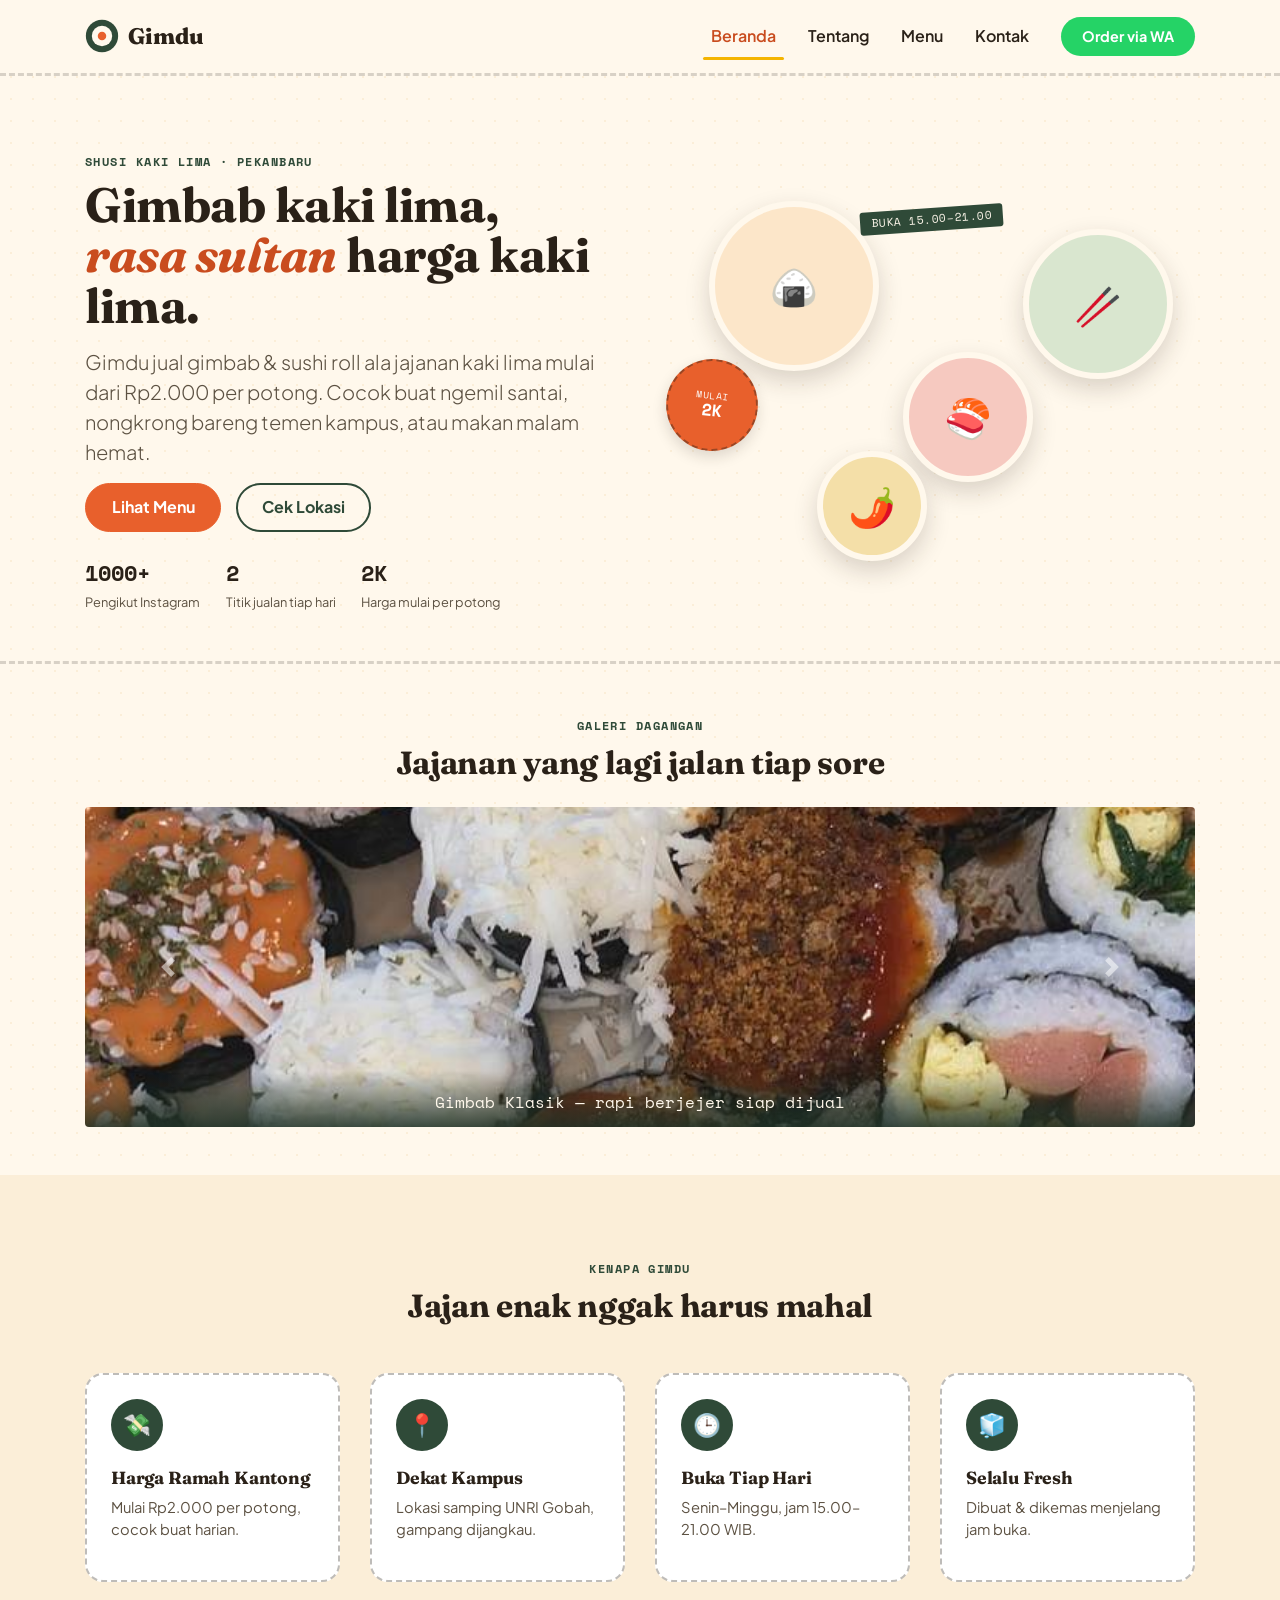
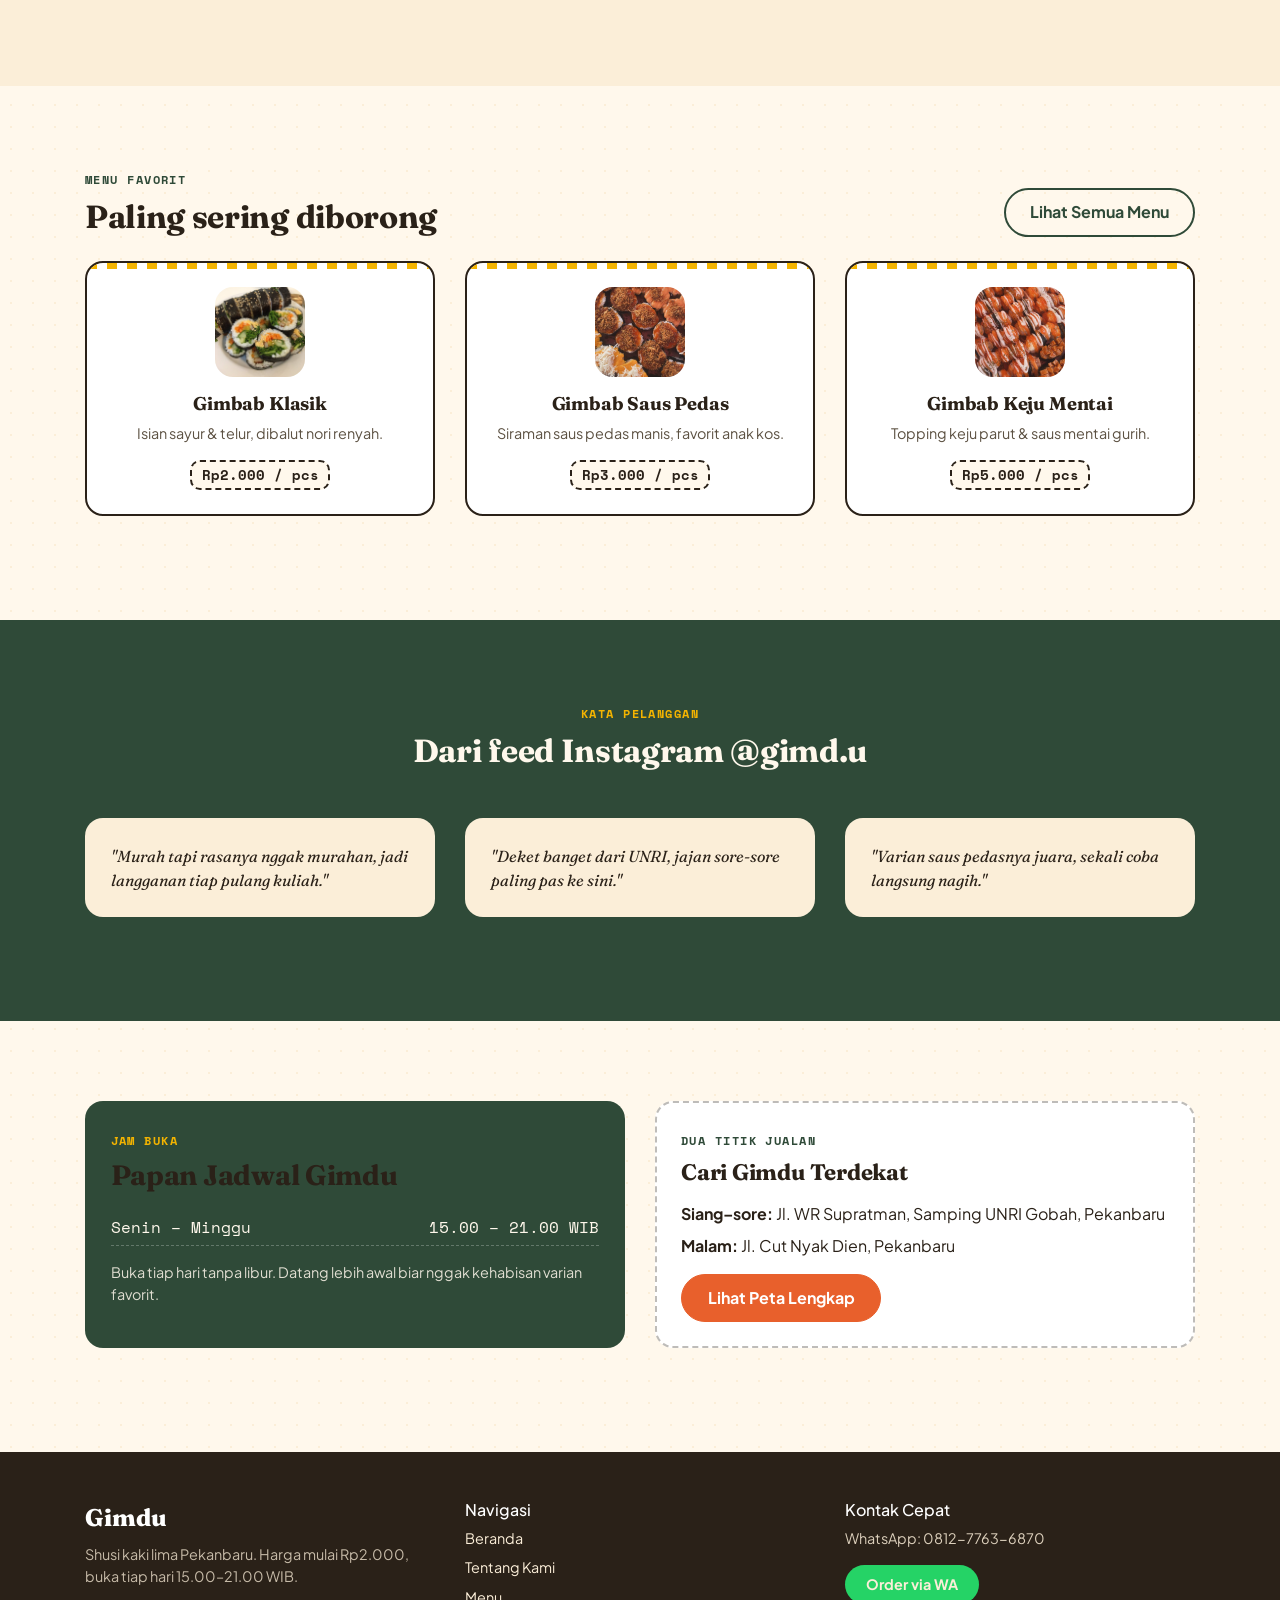
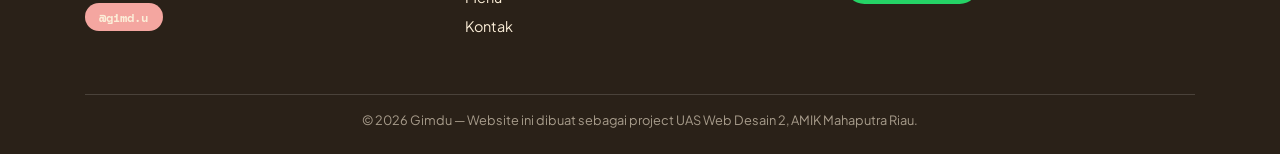
<file: index.html>
<!DOCTYPE html>
<html lang="id">
<head>
<meta charset="UTF-8">
<meta name="viewport" content="width=device-width, initial-scale=1.0">
<title>Gimdu — Shusi Kaki Lima Pekanbaru</title>
<meta name="description" content="Gimdu, gimbab kaki lima harga mulai Rp2.000 di Pekanbaru. Dekat UNRI Gobah, buka tiap hari 15.00–21.00 WIB.">

<link rel="preconnect" href="https://fonts.googleapis.com">
<link href="https://fonts.googleapis.com/css2?family=Fraunces:ital,wght@0,600;0,700;0,800;1,600&family=Plus+Jakarta+Sans:wght@400;500;600;700;800&family=Space+Mono:wght@400;700&display=swap" rel="stylesheet">
<link rel="stylesheet" href="https://cdn.jsdelivr.net/npm/bootstrap@4.6.2/dist/css/bootstrap.min.css">
<link rel="stylesheet" href="style.css">
</head>
<body>

<!-- ================= NAVBAR ================= -->
<nav class="navbar navbar-expand-lg navbar-gimdu sticky-top">
  <div class="container">
    <a class="navbar-brand" href="index.html">
      <svg class="logo-mark" viewBox="0 0 40 40" xmlns="http://www.w3.org/2000/svg">
        <circle cx="20" cy="20" r="19" fill="#2F4A38"/>
        <circle cx="20" cy="20" r="12" fill="#FFF8EC"/>
        <circle cx="20" cy="20" r="5" fill="#E8602C"/>
      </svg>
      Gimdu
    </a>
    <button class="navbar-toggler" type="button" data-toggle="collapse" data-target="#navMain" aria-label="Buka menu">
      <span class="navbar-toggler-icon"></span>
    </button>
    <div class="collapse navbar-collapse" id="navMain">
      <ul class="navbar-nav ml-auto align-items-lg-center">
        <li class="nav-item"><a class="nav-link active" href="index.html">Beranda</a></li>
        <li class="nav-item"><a class="nav-link" href="about.html">Tentang</a></li>
        <li class="nav-item"><a class="nav-link" href="produk.html">Menu</a></li>
        <li class="nav-item"><a class="nav-link" href="kontak.html">Kontak</a></li>
        <li class="nav-item ml-lg-3">
          <a class="btn-wa" href="https://wa.me/6281277636870" target="_blank" rel="noopener">
            Order via WA
          </a>
        </li>
      </ul>
    </div>
  </div>
</nav>

<!-- ================= HERO ================= -->
<header class="hero">
  <div class="container">
    <div class="row align-items-center">
      <div class="col-lg-6">
        <span class="eyebrow">Shusi Kaki Lima · Pekanbaru</span>
        <h1 class="hero-title mt-2 mb-3">Gimbab kaki lima,<br><span class="hero-tagline">rasa sultan</span> harga kaki lima.</h1>
        <p class="lead" style="color:var(--ink-soft)">
          Gimdu jual gimbab &amp; sushi roll ala jajanan kaki lima mulai dari Rp2.000 per potong.
          Cocok buat ngemil santai, nongkrong bareng temen kampus, atau makan malam hemat.
        </p>
        <div class="d-flex flex-wrap align-items-center" style="gap:.9rem">
          <a href="produk.html" class="btn btn-ember">Lihat Menu</a>
          <a href="kontak.html" class="btn btn-outline-nori">Cek Lokasi</a>
        </div>
        <div class="d-flex flex-wrap mt-4" style="gap:1.6rem">
          <div><span class="mono font-weight-bold" style="font-size:1.4rem">1000+</span><br><small style="color:var(--ink-soft)">Pengikut Instagram</small></div>
          <div><span class="mono font-weight-bold" style="font-size:1.4rem">2</span><br><small style="color:var(--ink-soft)">Titik jualan tiap hari</small></div>
          <div><span class="mono font-weight-bold" style="font-size:1.4rem">2K</span><br><small style="color:var(--ink-soft)">Harga mulai per potong</small></div>
        </div>
      </div>

      <div class="col-lg-6 mt-5 mt-lg-0">
        <div class="hero-board">
          <div class="plate plate-1">🍙</div>
          <div class="plate plate-2">🍣</div>
          <div class="plate plate-3">🥢</div>
          <div class="plate plate-4">🌶️</div>
          <div class="sticker sticker-ember" style="position:absolute; top:44%; left:2%;">
            <span class="small">Mulai</span><span class="big">2K</span>
          </div>
          <div class="tape" style="top:2%; left:38%;">BUKA 15.00–21.00</div>
        </div>
      </div>
    </div>
  </div>
</header>

<hr class="divider-ticket">

<!-- ================= HERO CAROUSEL (fitur JS wajib #1) ================= -->
<section class="section-tight">
  <div class="container">
    <div class="text-center mb-4">
      <span class="eyebrow">Galeri Dagangan</span>
      <h2 class="mt-2">Jajanan yang lagi jalan tiap sore</h2>
    </div>
    <div id="galeriCarousel" class="carousel slide" data-ride="carousel" data-interval="3500">
      <div class="carousel-inner rounded" style="border-radius:var(--radius); overflow:hidden;">
        <div class="carousel-item active">
          <div style="position:relative; height:320px; overflow:hidden;">
            <img src="hero-klasik.jpg" alt="Gimbab Klasik Gimdu" style="width:100%; height:100%; object-fit:cover;">
            <div style="position:absolute; left:0; right:0; bottom:0; background:linear-gradient(transparent, rgba(31,50,38,.85)); padding:1.2rem 1rem .8rem; text-align:center;">
              <p class="mono mb-0" style="color:var(--cream);">Gimbab Klasik — rapi berjejer siap dijual</p>
            </div>
          </div>
        </div>
        <div class="carousel-item">
          <div style="position:relative; height:320px; overflow:hidden;">
            <img src="hero-saus-pedas.jpg" alt="Gimbab Saus Pedas Gimdu" style="width:100%; height:100%; object-fit:cover;">
            <div style="position:absolute; left:0; right:0; bottom:0; background:linear-gradient(transparent, rgba(31,50,38,.85)); padding:1.2rem 1rem .8rem; text-align:center;">
              <p class="mono mb-0" style="color:var(--cream);">Gimbab Saus Pedas — favorit anak kos</p>
            </div>
          </div>
        </div>
        <div class="carousel-item">
          <div style="position:relative; height:320px; overflow:hidden;">
            <img src="hero-keju-mentai.jpg" alt="Gimbab Keju Mentai Gimdu" style="width:100%; height:100%; object-fit:cover;">
            <div style="position:absolute; left:0; right:0; bottom:0; background:linear-gradient(transparent, rgba(31,50,38,.85)); padding:1.2rem 1rem .8rem; text-align:center;">
              <p class="mono mb-0" style="color:var(--cream);">Gimbab Keju Mentai — best seller</p>
            </div>
          </div>
        </div>
        <div class="carousel-item">
          <div style="position:relative; height:320px; overflow:hidden;">
            <img src="dikemas.jpeg" alt="Gimbab Dikemas Rapi Gimdu" style="width:100%; height:100%; object-fit:cover;">
            <div style="position:absolute; left:0; right:0; bottom:0; background:linear-gradient(transparent, rgba(31,50,38,.85)); padding:1.2rem 1rem .8rem; text-align:center;">
              <p class="mono mb-0" style="color:var(--cream);">Dikemas Rapi, dan siap dibawa Pulang</p>
            </div>
          </div>
        </div>
      </div>
      <a class="carousel-control-prev" href="#galeriCarousel" role="button" data-slide="prev">
        <span class="carousel-control-prev-icon" aria-hidden="true"></span>
      </a>
      <a class="carousel-control-next" href="#galeriCarousel" role="button" data-slide="next">
        <span class="carousel-control-next-icon" aria-hidden="true"></span>
      </a>
    </div>
  </div>
</section>

<!-- ================= KENAPA PILIH GIMDU ================= -->
<section class="section bg-cream-2">
  <div class="container">
    <div class="text-center mb-5">
      <span class="eyebrow">Kenapa Gimdu</span>
      <h2 class="mt-2">Jajan enak nggak harus mahal</h2>
    </div>
    <div class="row">
      <div class="col-md-3 col-6 mb-4">
        <div class="feature-chip">
          <div class="icon-circ">💸</div>
          <h4 style="font-size:1.1rem">Harga Ramah Kantong</h4>
          <p style="color:var(--ink-soft); font-size:.92rem;">Mulai Rp2.000 per potong, cocok buat harian.</p>
        </div>
      </div>
      <div class="col-md-3 col-6 mb-4">
        <div class="feature-chip">
          <div class="icon-circ">📍</div>
          <h4 style="font-size:1.1rem">Dekat Kampus</h4>
          <p style="color:var(--ink-soft); font-size:.92rem;">Lokasi samping UNRI Gobah, gampang dijangkau.</p>
        </div>
      </div>
      <div class="col-md-3 col-6 mb-4">
        <div class="feature-chip">
          <div class="icon-circ">🕒</div>
          <h4 style="font-size:1.1rem">Buka Tiap Hari</h4>
          <p style="color:var(--ink-soft); font-size:.92rem;">Senin–Minggu, jam 15.00–21.00 WIB.</p>
        </div>
      </div>
      <div class="col-md-3 col-6 mb-4">
        <div class="feature-chip">
          <div class="icon-circ">🧊</div>
          <h4 style="font-size:1.1rem">Selalu Fresh</h4>
          <p style="color:var(--ink-soft); font-size:.92rem;">Dibuat &amp; dikemas menjelang jam buka.</p>
        </div>
      </div>
    </div>
  </div>
</section>

<!-- ================= PRODUK FAVORIT ================= -->
<section class="section">
  <div class="container">
    <div class="d-flex flex-wrap justify-content-between align-items-end mb-4">
      <div>
        <span class="eyebrow">Menu Favorit</span>
        <h2 class="mt-2 mb-0">Paling sering diborong</h2>
      </div>
      <a href="produk.html" class="btn btn-outline-nori mt-3 mt-md-0">Lihat Semua Menu</a>
    </div>
    <div class="row">
      <div class="col-md-4 mb-4">
        <div class="card-ticket">
          <div class="card-body text-center">
            <div class="rounded-photo-placeholder mx-auto mb-3" style="width:90px;height:90px;overflow:hidden;"><img src="gimbap.jpeg" alt="Gimbab Klasik" style="width:100%;height:100%;object-fit:cover;"></div>
            <h4 style="font-size:1.15rem">Gimbab Klasik</h4>
            <p style="color:var(--ink-soft); font-size:.9rem;">Isian sayur &amp; telur, dibalut nori renyah.</p>
            <span class="sticker-flat">Rp2.000 / pcs</span>
          </div>
        </div>
      </div>
      <div class="col-md-4 mb-4">
        <div class="card-ticket">
          <div class="card-body text-center">
            <div class="rounded-photo-placeholder mx-auto mb-3" style="width:90px;height:90px;overflow:hidden;"><img src="hero-saus-pedas.jpg" alt="Gimbab Saus Pedas" style="width:100%;height:100%;object-fit:cover;"></div>
            <h4 style="font-size:1.15rem">Gimbab Saus Pedas</h4>
            <p style="color:var(--ink-soft); font-size:.9rem;">Siraman saus pedas manis, favorit anak kos.</p>
            <span class="sticker-flat">Rp3.000 / pcs</span>
          </div>
        </div>
      </div>
      <div class="col-md-4 mb-4">
        <div class="card-ticket">
          <div class="card-body text-center">
            <div class="rounded-photo-placeholder mx-auto mb-3" style="width:90px;height:90px;overflow:hidden;"><img src="hero-keju-mentai.jpg" alt="Gimbab Keju Mentai" style="width:100%;height:100%;object-fit:cover;"></div>
            <h4 style="font-size:1.15rem">Gimbab Keju Mentai</h4>
            <p style="color:var(--ink-soft); font-size:.9rem;">Topping keju parut &amp; saus mentai gurih.</p>
            <span class="sticker-flat">Rp5.000 / pcs</span>
          </div>
        </div>
      </div>
    </div>
  </div>
</section>

<!-- ================= TESTIMONI ================= -->
<section class="section bg-nori">
  <div class="container">
    <div class="text-center mb-5">
      <span class="eyebrow" style="color:var(--gold)">Kata Pelanggan</span>
      <h2 class="mt-2">Dari feed Instagram @gimd.u</h2>
    </div>
    <div class="row">
      <div class="col-md-4 mb-4">
        <div class="testi-card">"Murah tapi rasanya nggak murahan, jadi langganan tiap pulang kuliah."</div>
      </div>
      <div class="col-md-4 mb-4">
        <div class="testi-card">"Deket banget dari UNRI, jajan sore-sore paling pas ke sini."</div>
      </div>
      <div class="col-md-4 mb-4">
        <div class="testi-card">"Varian saus pedasnya juara, sekali coba langsung nagih."</div>
      </div>
    </div>
  </div>
</section>

<!-- ================= LOKASI & JAM ================= -->
<section class="section">
  <div class="container">
    <div class="row align-items-stretch">
      <div class="col-lg-6 mb-4">
        <div class="signage h-100">
          <span class="eyebrow" style="color:var(--gold)">Jam Buka</span>
          <h3 class="mt-2 mb-3">Papan Jadwal Gimdu</h3>
          <div class="hours-row"><span>Senin – Minggu</span><span>15.00 – 21.00 WIB</span></div>
          <p class="mt-3 mb-0" style="opacity:.85; font-size:.9rem;">Buka tiap hari tanpa libur. Datang lebih awal biar nggak kehabisan varian favorit.</p>
        </div>
      </div>
      <div class="col-lg-6 mb-4">
        <div class="feature-chip h-100">
          <span class="eyebrow">Dua Titik Jualan</span>
          <h3 class="mt-2 mb-3" style="font-size:1.4rem">Cari Gimdu Terdekat</h3>
          <p class="mb-2"><strong>Siang–sore:</strong> Jl. WR Supratman, Samping UNRI Gobah, Pekanbaru</p>
          <p class="mb-0"><strong>Malam:</strong> Jl. Cut Nyak Dien, Pekanbaru</p>
          <a href="kontak.html" class="btn btn-ember mt-3">Lihat Peta Lengkap</a>
        </div>
      </div>
    </div>
  </div>
</section>

<!-- ================= FOOTER ================= -->
<footer class="site-footer">
  <div class="container">
    <div class="row">
      <div class="col-md-4 mb-4">
        <div class="footer-brand mb-2">Gimdu</div>
        <p style="opacity:.75; font-size:.9rem;">Shusi kaki lima Pekanbaru. Harga mulai Rp2.000, buka tiap hari 15.00–21.00 WIB.</p>
        <a href="https://instagram.com/gimd.u" target="_blank" rel="noopener" class="badge-gimdu">@gimd.u</a>
      </div>
      <div class="col-md-4 mb-4">
        <h5 style="color:#fff; font-size:1rem;">Navigasi</h5>
        <ul class="list-unstyled" style="font-size:.9rem;">
          <li class="mb-2"><a href="index.html">Beranda</a></li>
          <li class="mb-2"><a href="about.html">Tentang Kami</a></li>
          <li class="mb-2"><a href="produk.html">Menu</a></li>
          <li class="mb-2"><a href="kontak.html">Kontak</a></li>
        </ul>
      </div>
      <div class="col-md-4 mb-4">
        <h5 style="color:#fff; font-size:1rem;">Kontak Cepat</h5>
        <p style="font-size:.9rem; opacity:.85;">WhatsApp: 0812-7763-6870</p>
        <a href="https://wa.me/6281277636870" target="_blank" rel="noopener" class="btn-wa">Order via WA</a>
      </div>
    </div>
    <hr style="border-color:rgba(255,255,255,.15)">
    <p class="text-center mb-0" style="font-size:.8rem; opacity:.6;">
      © 2026 Gimdu — Website ini dibuat sebagai project UAS Web Desain 2, AMIK Mahaputra Riau.
    </p>
  </div>
</footer>

<button id="backToTop" aria-label="Kembali ke atas">↑</button>

<script src="https://code.jquery.com/jquery-3.6.0.min.js"></script>
<script src="https://cdn.jsdelivr.net/npm/bootstrap@4.6.2/dist/js/bootstrap.bundle.min.js"></script>
<script src="main.js"></script>
</body>
</html>
</file>
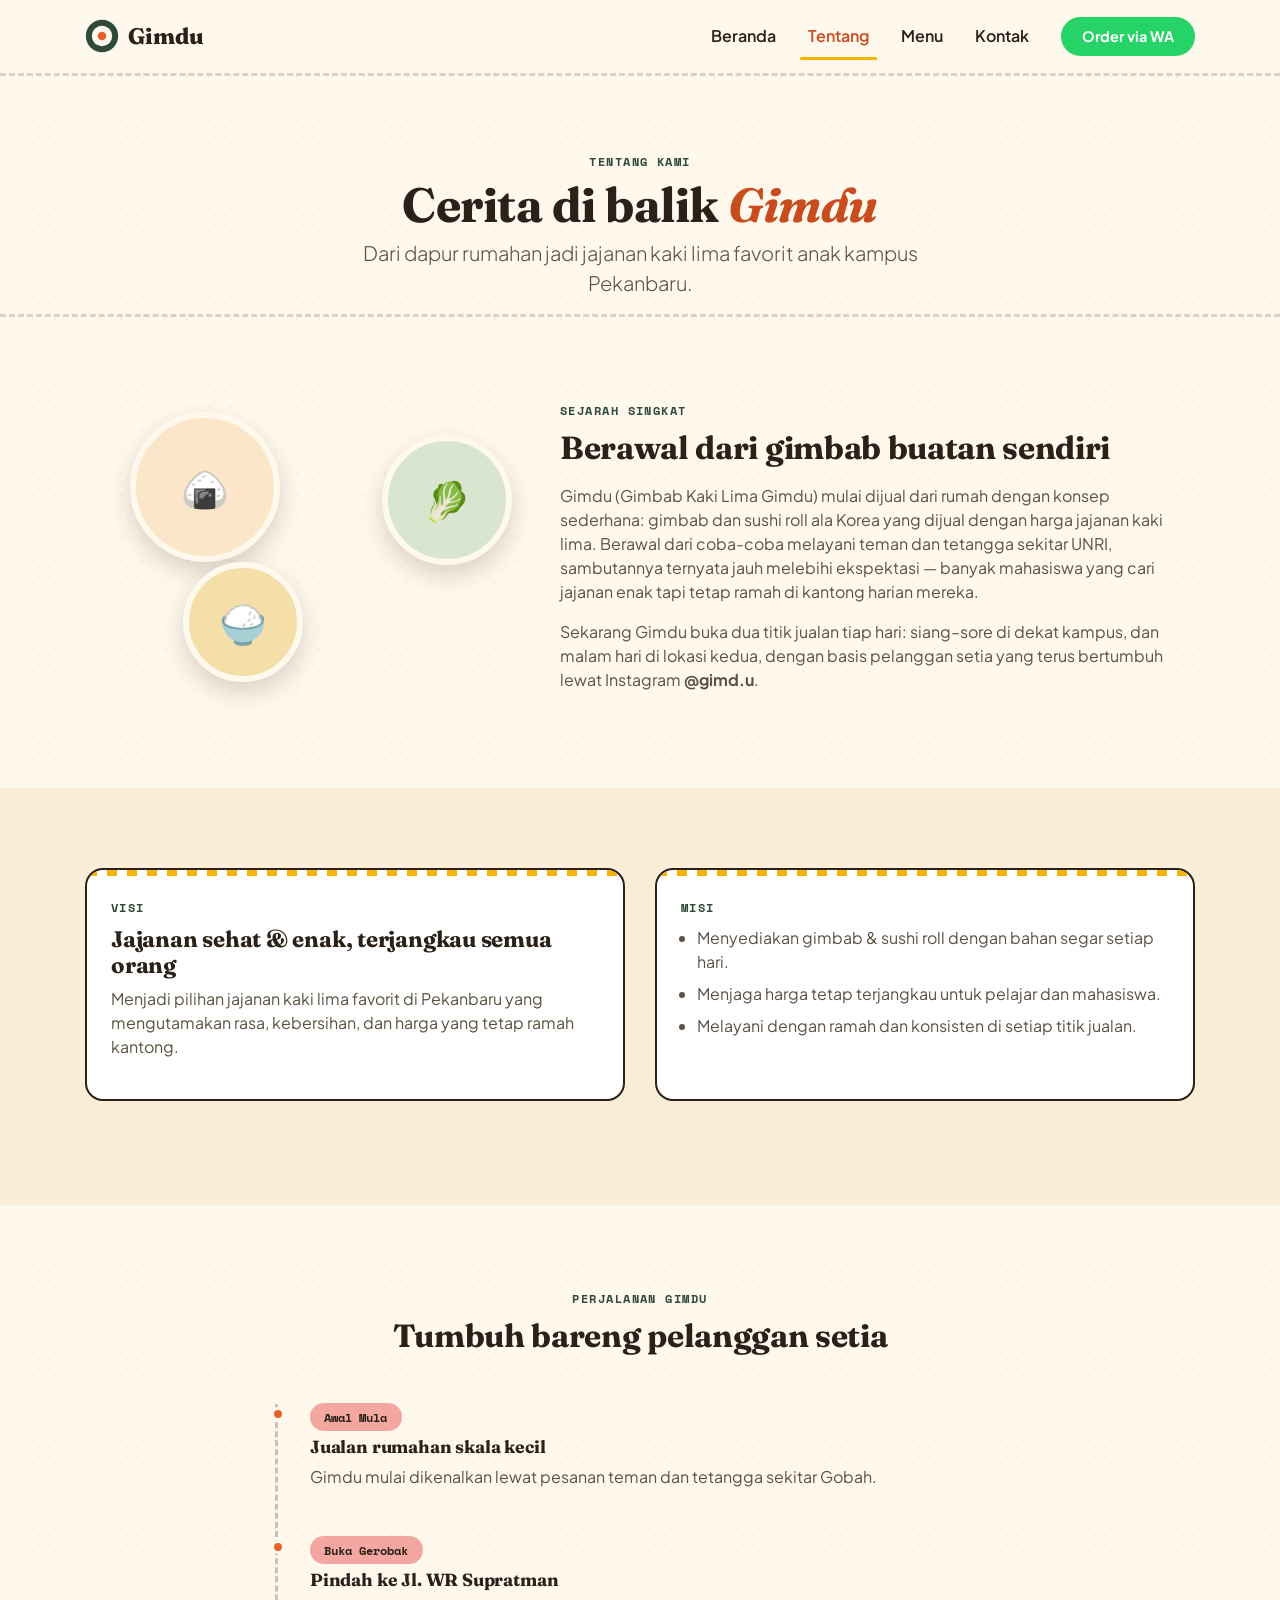
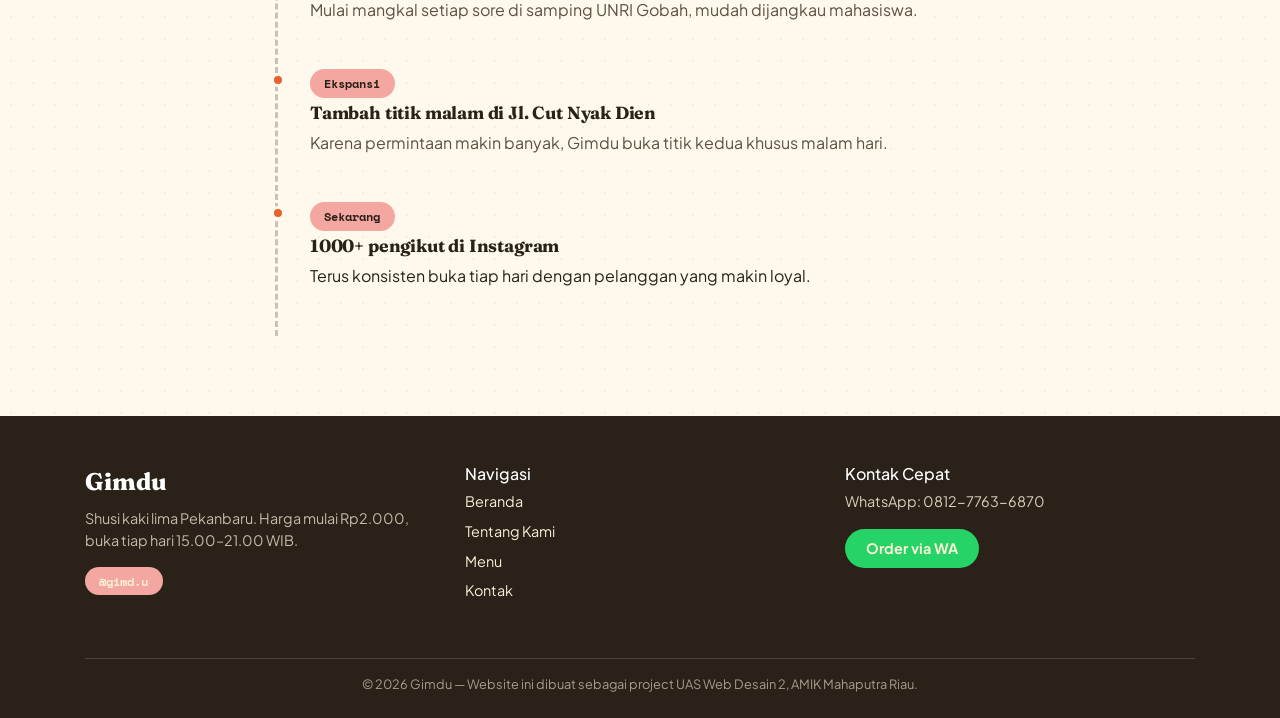
<file: about.html>
<!DOCTYPE html>
<html lang="id">
<head>
<meta charset="UTF-8">
<meta name="viewport" content="width=device-width, initial-scale=1.0">
<title>Tentang Kami — Gimdu</title>

<link rel="preconnect" href="https://fonts.googleapis.com">
<link href="https://fonts.googleapis.com/css2?family=Fraunces:ital,wght@0,600;0,700;0,800;1,600&family=Plus+Jakarta+Sans:wght@400;500;600;700;800&family=Space+Mono:wght@400;700&display=swap" rel="stylesheet">
<link rel="stylesheet" href="https://cdn.jsdelivr.net/npm/bootstrap@4.6.2/dist/css/bootstrap.min.css">
<link rel="stylesheet" href="style.css">
</head>
<body>

<!-- ================= NAVBAR ================= -->
<nav class="navbar navbar-expand-lg navbar-gimdu sticky-top">
  <div class="container">
    <a class="navbar-brand" href="index.html">
      <svg class="logo-mark" viewBox="0 0 40 40" xmlns="http://www.w3.org/2000/svg">
        <circle cx="20" cy="20" r="19" fill="#2F4A38"/>
        <circle cx="20" cy="20" r="12" fill="#FFF8EC"/>
        <circle cx="20" cy="20" r="5" fill="#E8602C"/>
      </svg>
      Gimdu
    </a>
    <button class="navbar-toggler" type="button" data-toggle="collapse" data-target="#navMain" aria-label="Buka menu">
      <span class="navbar-toggler-icon"></span>
    </button>
    <div class="collapse navbar-collapse" id="navMain">
      <ul class="navbar-nav ml-auto align-items-lg-center">
        <li class="nav-item"><a class="nav-link" href="index.html">Beranda</a></li>
        <li class="nav-item"><a class="nav-link active" href="about.html">Tentang</a></li>
        <li class="nav-item"><a class="nav-link" href="produk.html">Menu</a></li>
        <li class="nav-item"><a class="nav-link" href="kontak.html">Kontak</a></li>
        <li class="nav-item ml-lg-3">
          <a class="btn-wa" href="https://wa.me/6281277636870" target="_blank" rel="noopener">Order via WA</a>
        </li>
      </ul>
    </div>
  </div>
</nav>

<!-- ================= HERO ================= -->
<header class="hero pb-0">
  <div class="container text-center">
    <span class="eyebrow">Tentang Kami</span>
    <h1 class="hero-title mt-2">Cerita di balik <span class="hero-tagline">Gimdu</span></h1>
    <p class="lead mx-auto" style="max-width:640px; color:var(--ink-soft)">
      Dari dapur rumahan jadi jajanan kaki lima favorit anak kampus Pekanbaru.
    </p>
  </div>
</header>

<hr class="divider-ticket">

<!-- ================= SEJARAH ================= -->
<section class="section">
  <div class="container">
    <div class="row align-items-center">
      <div class="col-lg-5 mb-4 mb-lg-0">
        <div class="hero-board" style="min-height:280px;">
          <div class="plate plate-1" style="width:150px;height:150px;">🍙</div>
          <div class="plate plate-3" style="width:130px;height:130px;">🥬</div>
          <div class="plate plate-4" style="width:120px;height:120px; bottom:10px; left:22%;">🍚</div>
        </div>
      </div>
      <div class="col-lg-7">
        <span class="eyebrow">Sejarah Singkat</span>
        <h2 class="mt-2 mb-3">Berawal dari gimbab buatan sendiri</h2>
        <p style="color:var(--ink-soft)">
          Gimdu (Gimbab Kaki Lima Gimdu) mulai dijual dari rumah dengan konsep sederhana:
          gimbab dan sushi roll ala Korea yang dijual dengan harga jajanan kaki lima.
          Berawal dari coba-coba melayani teman dan tetangga sekitar UNRI, sambutannya
          ternyata jauh melebihi ekspektasi — banyak mahasiswa yang cari jajanan enak
          tapi tetap ramah di kantong harian mereka.
        </p>
        <p style="color:var(--ink-soft)">
          Sekarang Gimdu buka dua titik jualan tiap hari: siang–sore di dekat kampus, dan
          malam hari di lokasi kedua, dengan basis pelanggan setia yang terus bertumbuh
          lewat Instagram <strong>@gimd.u</strong>.
        </p>
      </div>
    </div>
  </div>
</section>

<!-- ================= VISI MISI ================= -->
<section class="section bg-cream-2">
  <div class="container">
    <div class="row">
      <div class="col-md-6 mb-4">
        <div class="card-ticket h-100">
          <div class="card-body">
            <span class="eyebrow">Visi</span>
            <h3 class="mt-2" style="font-size:1.4rem">Jajanan sehat &amp; enak, terjangkau semua orang</h3>
            <p style="color:var(--ink-soft)">Menjadi pilihan jajanan kaki lima favorit di Pekanbaru yang mengutamakan rasa, kebersihan, dan harga yang tetap ramah kantong.</p>
          </div>
        </div>
      </div>
      <div class="col-md-6 mb-4">
        <div class="card-ticket h-100">
          <div class="card-body">
            <span class="eyebrow">Misi</span>
            <ul class="mt-2 mb-0 pl-3" style="color:var(--ink-soft)">
              <li class="mb-2">Menyediakan gimbab &amp; sushi roll dengan bahan segar setiap hari.</li>
              <li class="mb-2">Menjaga harga tetap terjangkau untuk pelajar dan mahasiswa.</li>
              <li>Melayani dengan ramah dan konsisten di setiap titik jualan.</li>
            </ul>
          </div>
        </div>
      </div>
    </div>
  </div>
</section>

<!-- ================= TIMELINE ================= -->
<section class="section">
  <div class="container">
    <div class="text-center mb-5">
      <span class="eyebrow">Perjalanan Gimdu</span>
      <h2 class="mt-2">Tumbuh bareng pelanggan setia</h2>
    </div>
    <div class="row justify-content-center">
      <div class="col-lg-8">
        <div class="timeline">
          <div class="timeline-item">
            <span class="mono badge-gimdu">Awal Mula</span>
            <h4 class="mt-2" style="font-size:1.1rem">Jualan rumahan skala kecil</h4>
            <p style="color:var(--ink-soft)">Gimdu mulai dikenalkan lewat pesanan teman dan tetangga sekitar Gobah.</p>
          </div>
          <div class="timeline-item">
            <span class="mono badge-gimdu">Buka Gerobak</span>
            <h4 class="mt-2" style="font-size:1.1rem">Pindah ke Jl. WR Supratman</h4>
            <p style="color:var(--ink-soft)">Mulai mangkal setiap sore di samping UNRI Gobah, mudah dijangkau mahasiswa.</p>
          </div>
          <div class="timeline-item">
            <span class="mono badge-gimdu">Ekspansi</span>
            <h4 class="mt-2" style="font-size:1.1rem">Tambah titik malam di Jl. Cut Nyak Dien</h4>
            <p style="color:var(--ink-soft)">Karena permintaan makin banyak, Gimdu buka titik kedua khusus malam hari.</p>
          </div>
          <div class="timeline-item mb-0">
            <span class="mono badge-gimdu">Sekarang</span>
            <h4 class="mt-2" style="font-size:1.1rem">1000+ pengikut di Instagram</h4>
            <p style="color:var(--ink-soft) mb-0">Terus konsisten buka tiap hari dengan pelanggan yang makin loyal.</p>
          </div>
        </div>
      </div>
    </div>
  </div>
</section>

<!-- ================= FOOTER ================= -->
<footer class="site-footer">
  <div class="container">
    <div class="row">
      <div class="col-md-4 mb-4">
        <div class="footer-brand mb-2">Gimdu</div>
        <p style="opacity:.75; font-size:.9rem;">Shusi kaki lima Pekanbaru. Harga mulai Rp2.000, buka tiap hari 15.00–21.00 WIB.</p>
        <a href="https://instagram.com/gimd.u" target="_blank" rel="noopener" class="badge-gimdu">@gimd.u</a>
      </div>
      <div class="col-md-4 mb-4">
        <h5 style="color:#fff; font-size:1rem;">Navigasi</h5>
        <ul class="list-unstyled" style="font-size:.9rem;">
          <li class="mb-2"><a href="index.html">Beranda</a></li>
          <li class="mb-2"><a href="about.html">Tentang Kami</a></li>
          <li class="mb-2"><a href="produk.html">Menu</a></li>
          <li class="mb-2"><a href="kontak.html">Kontak</a></li>
        </ul>
      </div>
      <div class="col-md-4 mb-4">
        <h5 style="color:#fff; font-size:1rem;">Kontak Cepat</h5>
        <p style="font-size:.9rem; opacity:.85;">WhatsApp: 0812-7763-6870</p>
        <a href="https://wa.me/6281277636870" target="_blank" rel="noopener" class="btn-wa">Order via WA</a>
      </div>
    </div>
    <hr style="border-color:rgba(255,255,255,.15)">
    <p class="text-center mb-0" style="font-size:.8rem; opacity:.6;">
      © 2026 Gimdu — Website ini dibuat sebagai project UAS Web Desain 2, AMIK Mahaputra Riau.
    </p>
  </div>
</footer>

<button id="backToTop" aria-label="Kembali ke atas">↑</button>

<script src="https://code.jquery.com/jquery-3.6.0.min.js"></script>
<script src="https://cdn.jsdelivr.net/npm/bootstrap@4.6.2/dist/js/bootstrap.bundle.min.js"></script>
<script src="main.js"></script>
</body>
</html>
</file>
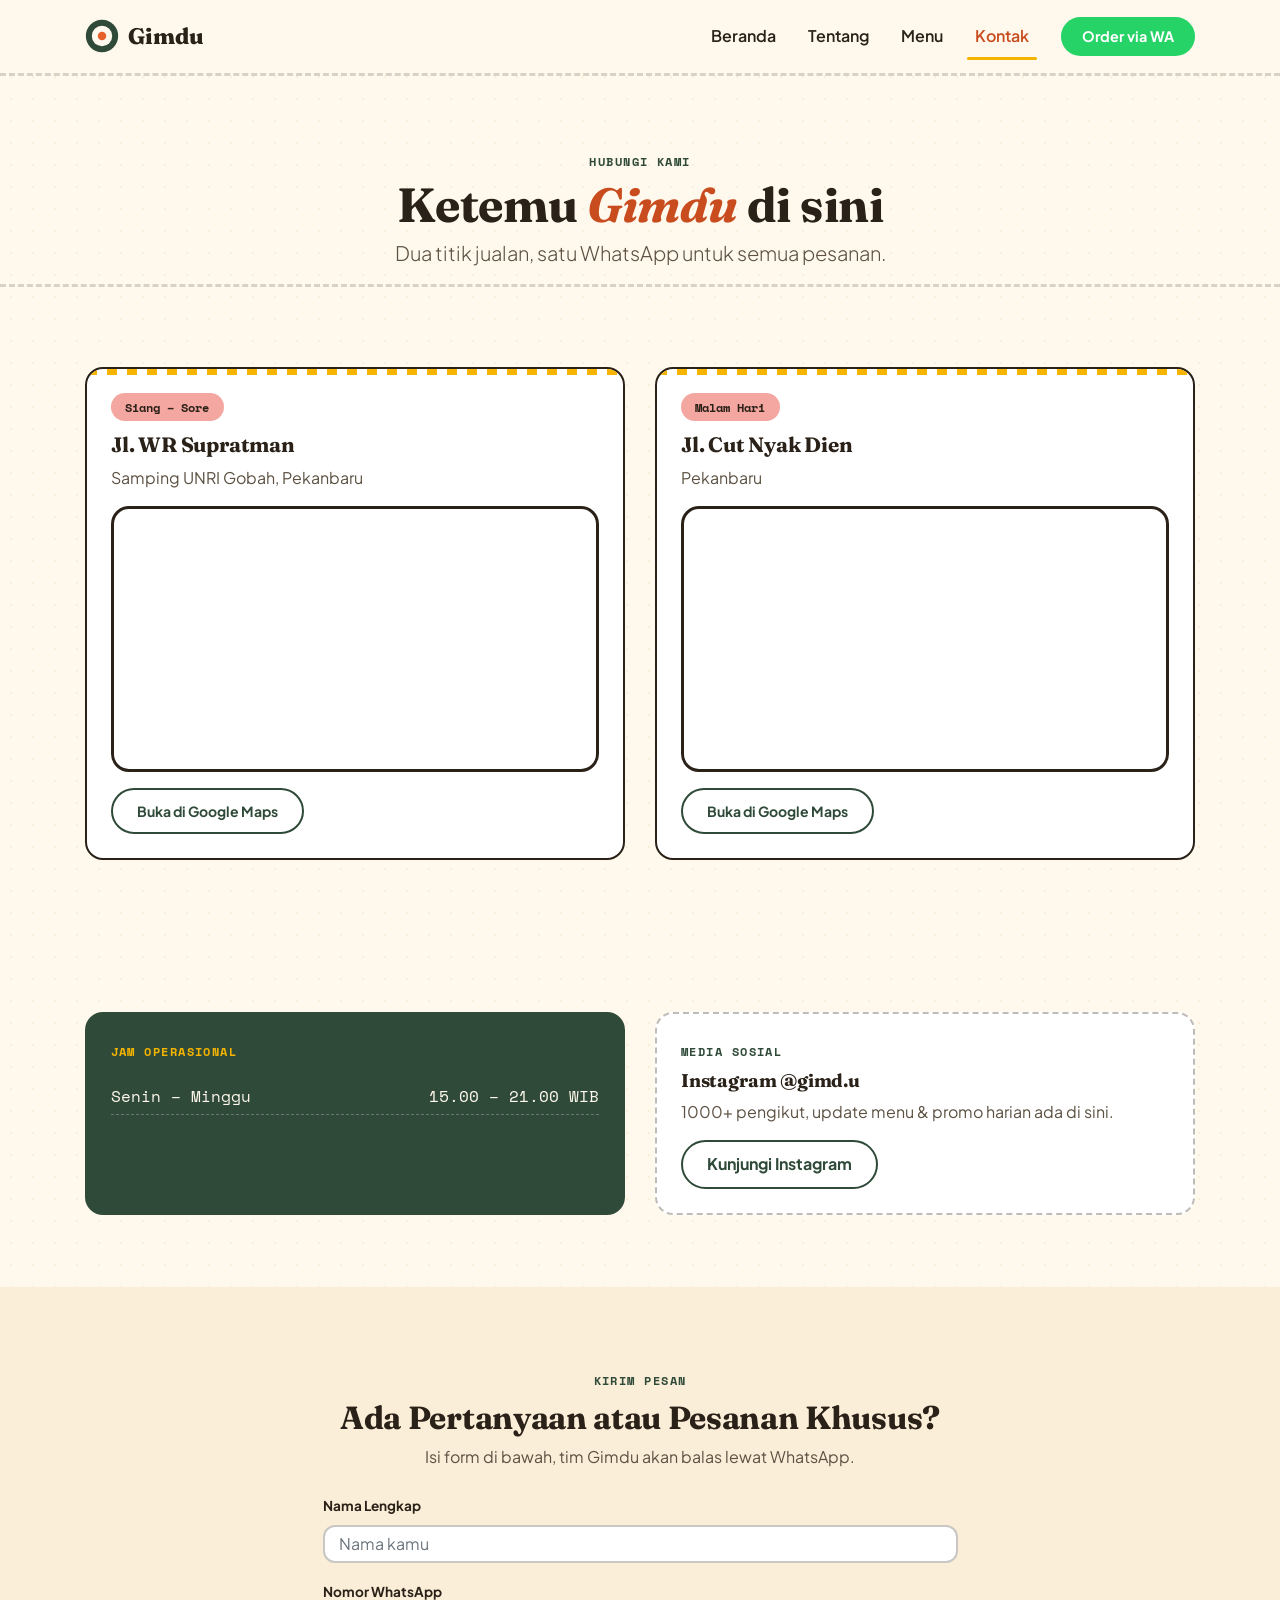
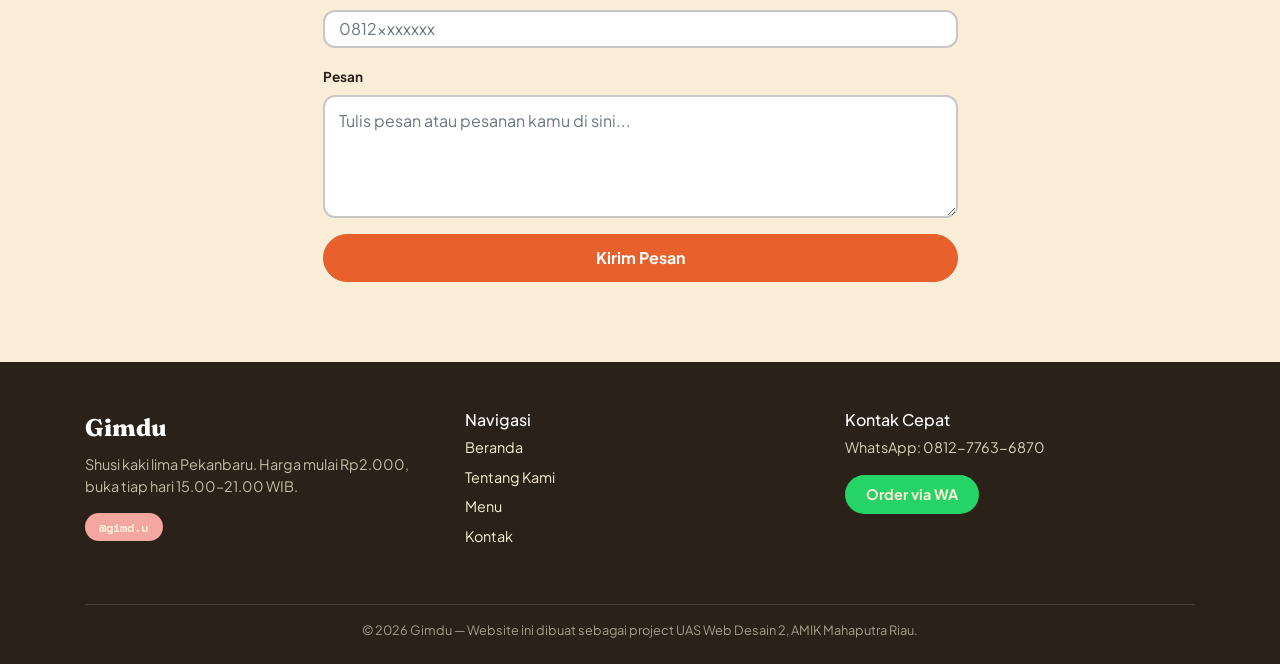
<file: kontak.html>
<!DOCTYPE html>
<html lang="id">
<head>
<meta charset="UTF-8">
<meta name="viewport" content="width=device-width, initial-scale=1.0">
<title>Kontak — Gimdu</title>

<link rel="preconnect" href="https://fonts.googleapis.com">
<link href="https://fonts.googleapis.com/css2?family=Fraunces:ital,wght@0,600;0,700;0,800;1,600&family=Plus+Jakarta+Sans:wght@400;500;600;700;800&family=Space+Mono:wght@400;700&display=swap" rel="stylesheet">
<link rel="stylesheet" href="https://cdn.jsdelivr.net/npm/bootstrap@4.6.2/dist/css/bootstrap.min.css">
<link rel="stylesheet" href="style.css">
</head>
<body>

<!-- ================= NAVBAR ================= -->
<nav class="navbar navbar-expand-lg navbar-gimdu sticky-top">
  <div class="container">
    <a class="navbar-brand" href="index.html">
      <svg class="logo-mark" viewBox="0 0 40 40" xmlns="http://www.w3.org/2000/svg">
        <circle cx="20" cy="20" r="19" fill="#2F4A38"/>
        <circle cx="20" cy="20" r="12" fill="#FFF8EC"/>
        <circle cx="20" cy="20" r="5" fill="#E8602C"/>
      </svg>
      Gimdu
    </a>
    <button class="navbar-toggler" type="button" data-toggle="collapse" data-target="#navMain" aria-label="Buka menu">
      <span class="navbar-toggler-icon"></span>
    </button>
    <div class="collapse navbar-collapse" id="navMain">
      <ul class="navbar-nav ml-auto align-items-lg-center">
        <li class="nav-item"><a class="nav-link" href="index.html">Beranda</a></li>
        <li class="nav-item"><a class="nav-link" href="about.html">Tentang</a></li>
        <li class="nav-item"><a class="nav-link" href="produk.html">Menu</a></li>
        <li class="nav-item"><a class="nav-link active" href="kontak.html">Kontak</a></li>
        <li class="nav-item ml-lg-3">
          <a class="btn-wa" href="https://wa.me/6281277636870" target="_blank" rel="noopener">Order via WA</a>
        </li>
      </ul>
    </div>
  </div>
</nav>

<!-- ================= HERO ================= -->
<header class="hero pb-0">
  <div class="container text-center">
    <span class="eyebrow">Hubungi Kami</span>
    <h1 class="hero-title mt-2">Ketemu <span class="hero-tagline">Gimdu</span> di sini</h1>
    <p class="lead mx-auto" style="max-width:600px; color:var(--ink-soft)">
      Dua titik jualan, satu WhatsApp untuk semua pesanan.
    </p>
  </div>
</header>

<hr class="divider-ticket">

<!-- ================= LOKASI ================= -->
<section class="section">
  <div class="container">
    <div class="row">
      <div class="col-lg-6 mb-4">
        <div class="card-ticket h-100">
          <div class="card-body">
            <span class="badge-gimdu">Siang – Sore</span>
            <h3 class="mt-3 mb-2" style="font-size:1.3rem">Jl. WR Supratman</h3>
            <p style="color:var(--ink-soft)">Samping UNRI Gobah, Pekanbaru</p>
            <div class="map-frame mb-3">
              <iframe
                src="https://www.google.com/maps?q=Jl.+WR+Supratman+UNRI+Gobah+Pekanbaru&output=embed"
                loading="lazy" referrerpolicy="no-referrer-when-downgrade"
                title="Lokasi Gimdu Jl. WR Supratman"></iframe>
            </div>
            <a href="https://www.google.com/maps?q=Jl.+WR+Supratman+UNRI+Gobah+Pekanbaru" target="_blank" rel="noopener" class="btn btn-outline-nori btn-sm">Buka di Google Maps</a>
          </div>
        </div>
      </div>
      <div class="col-lg-6 mb-4">
        <div class="card-ticket h-100">
          <div class="card-body">
            <span class="badge-gimdu">Malam Hari</span>
            <h3 class="mt-3 mb-2" style="font-size:1.3rem">Jl. Cut Nyak Dien</h3>
            <p style="color:var(--ink-soft)">Pekanbaru</p>
            <div class="map-frame mb-3">
              <iframe
                src="https://www.google.com/maps?q=Jl.+Cut+Nyak+Dien+Pekanbaru&output=embed"
                loading="lazy" referrerpolicy="no-referrer-when-downgrade"
                title="Peta lokasi Gimdu Jl. Cut Nyak Dien"></iframe>
            </div>
            <a href="https://www.google.com/maps?q=Jl.+Cut+Nyak+Dien+Pekanbaru" target="_blank" rel="noopener" class="btn btn-outline-nori btn-sm">Buka di Google Maps</a>
          </div>
        </div>
      </div>
    </div>
  </div>
</section>

<!-- ================= JAM & SOSMED ================= -->
<section class="section-tight">
  <div class="container">
    <div class="row">
      <div class="col-md-6 mb-4">
        <div class="signage h-100">
          <span class="eyebrow" style="color:var(--gold)">Jam Operasional</span>
          <div class="hours-row mt-3"><span>Senin – Minggu</span><span>15.00 – 21.00 WIB</span></div>
        </div>
      </div>
      <div class="col-md-6 mb-4">
        <div class="feature-chip h-100">
          <span class="eyebrow">Media Sosial</span>
          <h4 class="mt-2 mb-2" style="font-size:1.15rem">Instagram @gimd.u</h4>
          <p style="color:var(--ink-soft)">1000+ pengikut, update menu &amp; promo harian ada di sini.</p>
          <a href="https://instagram.com/gimd.u" target="_blank" rel="noopener" class="btn btn-outline-nori">Kunjungi Instagram</a>
        </div>
      </div>
    </div>
  </div>
</section>

<!-- ================= FORM KONTAK (fitur JS wajib #3) ================= -->
<section class="section bg-cream-2">
  <div class="container">
    <div class="row justify-content-center">
      <div class="col-lg-7">
        <div class="text-center mb-4">
          <span class="eyebrow">Kirim Pesan</span>
          <h2 class="mt-2">Ada Pertanyaan atau Pesanan Khusus?</h2>
          <p style="color:var(--ink-soft)">Isi form di bawah, tim Gimdu akan balas lewat WhatsApp.</p>
        </div>

        <div id="formSuccess" class="form-success mb-3">
          ✅ Pesan terkirim! Terima kasih, tim Gimdu akan segera menghubungi kamu.
        </div>

        <form id="contactForm" class="form-ticket" novalidate>
          <div class="form-group">
            <label for="nama">Nama Lengkap</label>
            <input type="text" class="form-control" id="nama" placeholder="Nama kamu" required>
            <div class="invalid-feedback">Nama minimal 3 huruf ya.</div>
          </div>
          <div class="form-group">
            <label for="noHp">Nomor WhatsApp</label>
            <input type="text" class="form-control" id="noHp" placeholder="0812xxxxxxx" required>
            <div class="invalid-feedback">Masukkan nomor HP yang valid (9–15 digit).</div>
          </div>
          <div class="form-group">
            <label for="pesan">Pesan</label>
            <textarea class="form-control" id="pesan" rows="4" placeholder="Tulis pesan atau pesanan kamu di sini..." required></textarea>
            <div class="invalid-feedback">Pesan minimal 10 karakter ya.</div>
          </div>
          <button type="submit" class="btn btn-ember btn-block">Kirim Pesan</button>
        </form>
      </div>
    </div>
  </div>
</section>

<!-- ================= FOOTER ================= -->
<footer class="site-footer">
  <div class="container">
    <div class="row">
      <div class="col-md-4 mb-4">
        <div class="footer-brand mb-2">Gimdu</div>
        <p style="opacity:.75; font-size:.9rem;">Shusi kaki lima Pekanbaru. Harga mulai Rp2.000, buka tiap hari 15.00–21.00 WIB.</p>
        <a href="https://instagram.com/gimd.u" target="_blank" rel="noopener" class="badge-gimdu">@gimd.u</a>
      </div>
      <div class="col-md-4 mb-4">
        <h5 style="color:#fff; font-size:1rem;">Navigasi</h5>
        <ul class="list-unstyled" style="font-size:.9rem;">
          <li class="mb-2"><a href="index.html">Beranda</a></li>
          <li class="mb-2"><a href="about.html">Tentang Kami</a></li>
          <li class="mb-2"><a href="produk.html">Menu</a></li>
          <li class="mb-2"><a href="kontak.html">Kontak</a></li>
        </ul>
      </div>
      <div class="col-md-4 mb-4">
        <h5 style="color:#fff; font-size:1rem;">Kontak Cepat</h5>
        <p style="font-size:.9rem; opacity:.85;">WhatsApp: 0812-7763-6870</p>
        <a href="https://wa.me/6281277636870" target="_blank" rel="noopener" class="btn-wa">Order via WA</a>
      </div>
    </div>
    <hr style="border-color:rgba(255,255,255,.15)">
    <p class="text-center mb-0" style="font-size:.8rem; opacity:.6;">
      © 2026 Gimdu — Website ini dibuat sebagai project UAS Web Desain 2, AMIK Mahaputra Riau.
    </p>
  </div>
</footer>

<button id="backToTop" aria-label="Kembali ke atas">↑</button>

<script src="https://code.jquery.com/jquery-3.6.0.min.js"></script>
<script src="https://cdn.jsdelivr.net/npm/bootstrap@4.6.2/dist/js/bootstrap.bundle.min.js"></script>
<script src="main.js"></script>
</body>
</html>
</file>
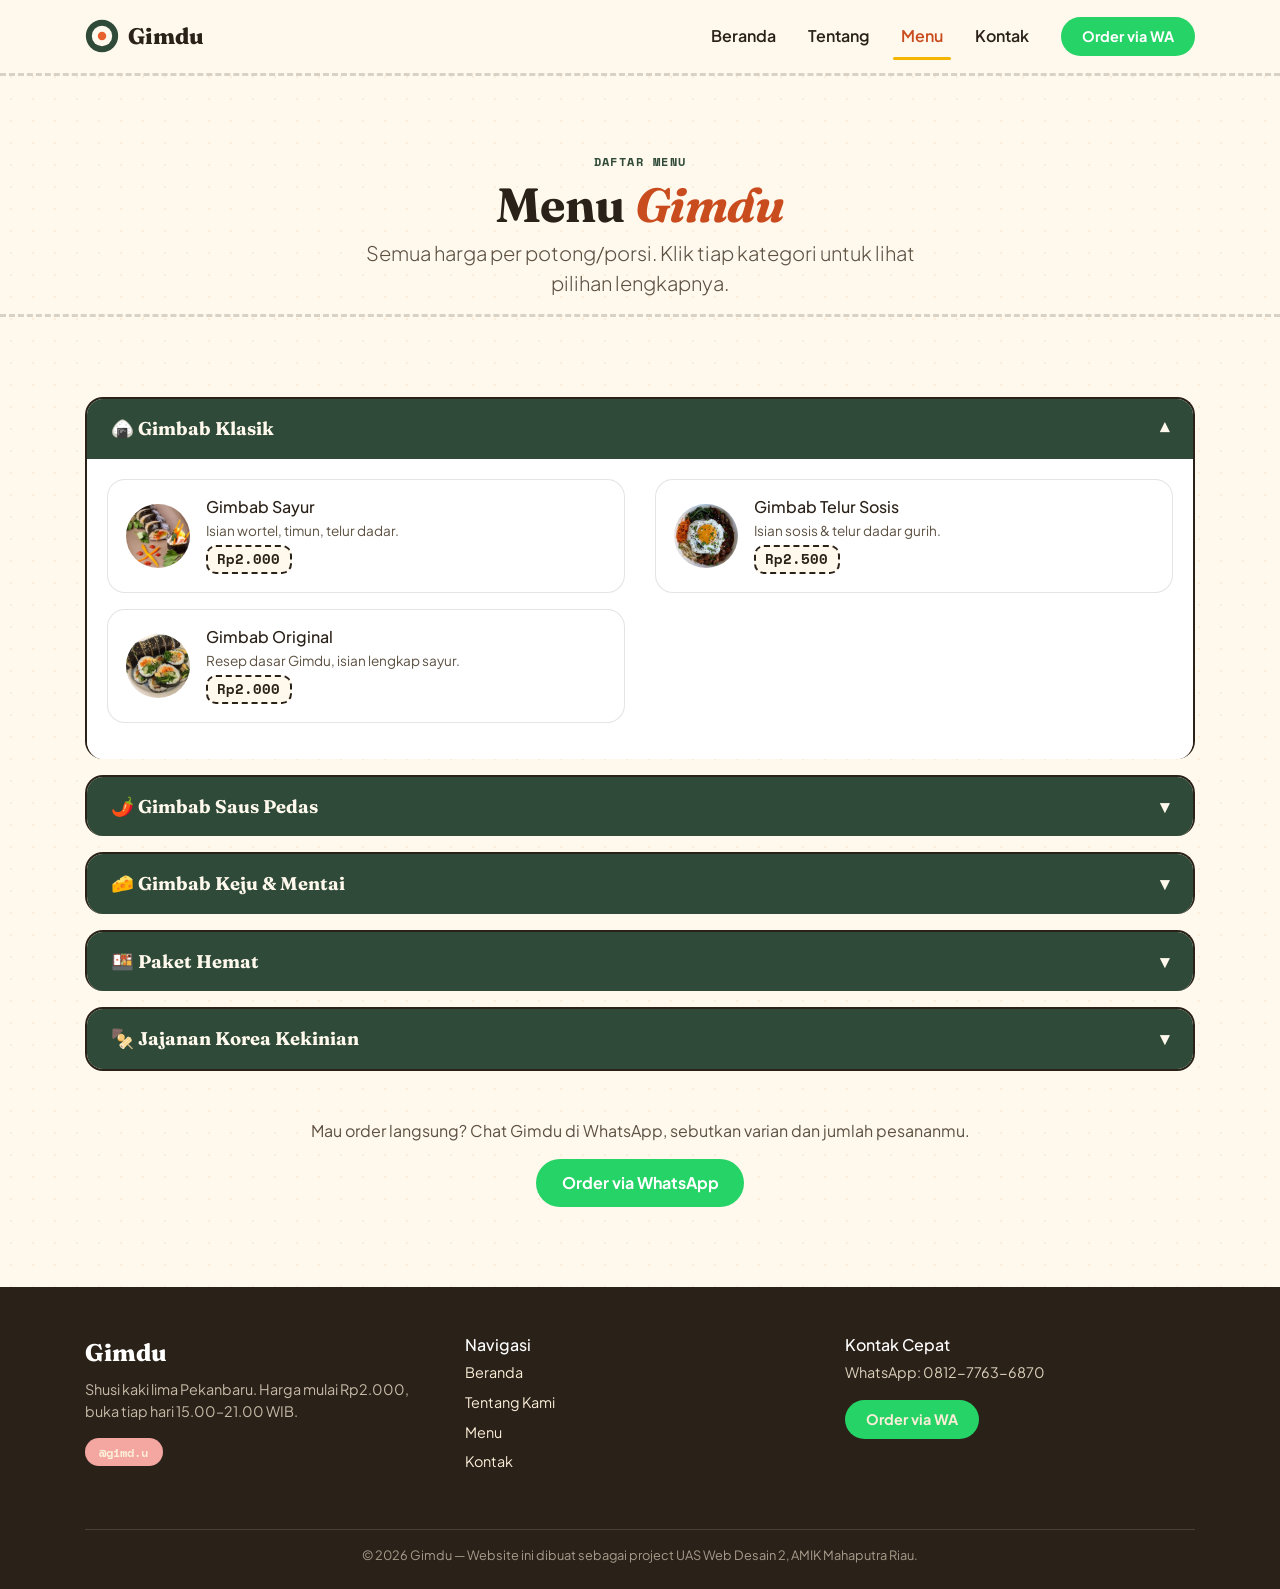
<file: produk.html>
<!DOCTYPE html>
<html lang="id">
<head>
<meta charset="UTF-8">
<meta name="viewport" content="width=device-width, initial-scale=1.0">
<title>Menu — Gimdu</title>

<link rel="preconnect" href="https://fonts.googleapis.com">
<link href="https://fonts.googleapis.com/css2?family=Fraunces:ital,wght@0,600;0,700;0,800;1,600&family=Plus+Jakarta+Sans:wght@400;500;600;700;800&family=Space+Mono:wght@400;700&display=swap" rel="stylesheet">
<link rel="stylesheet" href="https://cdn.jsdelivr.net/npm/bootstrap@4.6.2/dist/css/bootstrap.min.css">
<link rel="stylesheet" href="style.css">
</head>
<body>

<!-- ================= NAVBAR ================= -->
<nav class="navbar navbar-expand-lg navbar-gimdu sticky-top">
  <div class="container">
    <a class="navbar-brand" href="index.html">
      <svg class="logo-mark" viewBox="0 0 40 40" xmlns="http://www.w3.org/2000/svg">
        <circle cx="20" cy="20" r="19" fill="#2F4A38"/>
        <circle cx="20" cy="20" r="12" fill="#FFF8EC"/>
        <circle cx="20" cy="20" r="5" fill="#E8602C"/>
      </svg>
      Gimdu
    </a>
    <button class="navbar-toggler" type="button" data-toggle="collapse" data-target="#navMain" aria-label="Buka menu">
      <span class="navbar-toggler-icon"></span>
    </button>
    <div class="collapse navbar-collapse" id="navMain">
      <ul class="navbar-nav ml-auto align-items-lg-center">
        <li class="nav-item"><a class="nav-link" href="index.html">Beranda</a></li>
        <li class="nav-item"><a class="nav-link" href="about.html">Tentang</a></li>
        <li class="nav-item"><a class="nav-link active" href="produk.html">Menu</a></li>
        <li class="nav-item"><a class="nav-link" href="kontak.html">Kontak</a></li>
        <li class="nav-item ml-lg-3">
          <a class="btn-wa" href="https://wa.me/6281277636870" target="_blank" rel="noopener">Order via WA</a>
        </li>
      </ul>
    </div>
  </div>
</nav>

<!-- ================= HERO ================= -->
<header class="hero pb-0">
  <div class="container text-center">
    <span class="eyebrow">Daftar Menu</span>
    <h1 class="hero-title mt-2">Menu <span class="hero-tagline">Gimdu</span></h1>
    <p class="lead mx-auto" style="max-width:600px; color:var(--ink-soft)">
      Semua harga per potong/porsi. Klik tiap kategori untuk lihat pilihan lengkapnya.
    </p>
  </div>
</header>

<hr class="divider-ticket">

<!-- ================= MENU ACCORDION (fitur JS wajib #2) ================= -->
<section class="section">
  <div class="container">

    <div class="accordion" id="menuAccordion">

      <!-- Kategori 1 -->
      <div class="card">
        <div class="card-header" data-toggle="collapse" data-target="#kat1" aria-expanded="true">
          <div class="d-flex justify-content-between align-items-center">
            <span>🍙 Gimbab Klasik</span>
            <span class="toggle-icon">▾</span>
          </div>
        </div>
        <div id="kat1" class="collapse show" data-parent="#menuAccordion">
          <div class="card-body bg-white">
            <div class="row">
              <div class="col-md-6 mb-3">
                <div class="menu-item">
                  <div class="thumb"><img src="kim-sayur.jpg" alt="Gimbab Sayur" style="width:100%;height:100%;object-fit:cover;border-radius:50%"></div>
                  <div class="flex-grow-1">
                    <h5 class="mb-1" style="font-size:1rem">Gimbab Sayur</h5>
                    <p class="mb-1" style="font-size:.85rem; color:var(--ink-soft)">Isian wortel, timun, telur dadar.</p>
                    <span class="sticker-flat">Rp2.000</span>
                  </div>
                </div>
              </div>
              <div class="col-md-6 mb-3">
                <div class="menu-item">
                  <div class="thumb"><img src="bim.jpeg" alt="Gimbab Telur Sosis" style="width:100%;height:100%;object-fit:cover;border-radius:50%"></div>
                  <div class="flex-grow-1">
                    <h5 class="mb-1" style="font-size:1rem">Gimbab Telur Sosis</h5>
                    <p class="mb-1" style="font-size:.85rem; color:var(--ink-soft)">Isian sosis &amp; telur dadar gurih.</p>
                    <span class="sticker-flat">Rp2.500</span>
                  </div>
                </div>
              </div>
              <div class="col-md-6 mb-3">
                <div class="menu-item">
                  <div class="thumb"><img src="gimbap.jpeg" alt="Gimbab Original" style="width:100%;height:100%;object-fit:cover;border-radius:50%"></div>
                  <div class="flex-grow-1">
                    <h5 class="mb-1" style="font-size:1rem">Gimbab Original</h5>
                    <p class="mb-1" style="font-size:.85rem; color:var(--ink-soft)">Resep dasar Gimdu, isian lengkap sayur.</p>
                    <span class="sticker-flat">Rp2.000</span>
                  </div>
                </div>
              </div>
            </div>
          </div>
        </div>
      </div>

      <!-- Kategori 2 -->
      <div class="card">
        <div class="card-header" data-toggle="collapse" data-target="#kat2" aria-expanded="false">
          <div class="d-flex justify-content-between align-items-center">
            <span>🌶️ Gimbab Saus Pedas</span>
            <span class="toggle-icon">▾</span>
          </div>
        </div>
        <div id="kat2" class="collapse" data-parent="#menuAccordion">
          <div class="card-body bg-white">
            <div class="row">
              <div class="col-md-6 mb-3">
                <div class="menu-item">
                  <div class="thumb"><img src="hero-saus-pedas.jpg" alt="Saus Pedas Manis" style="width:100%;height:100%;object-fit:cover;border-radius:50%"></div>
                  <div class="flex-grow-1">
                    <h5 class="mb-1" style="font-size:1rem">Saus Pedas Manis</h5>
                    <p class="mb-1" style="font-size:.85rem; color:var(--ink-soft)">Gimbab dengan siraman saus pedas manis khas.</p>
                    <span class="sticker-flat">Rp3.000</span>
                  </div>
                </div>
              </div>
              <div class="col-md-6 mb-3">
                <div class="menu-item">
                  <div class="thumb"><img src="kim-pedas.jpg" alt="Saus Pedas Level Setan" style="width:100%;height:100%;object-fit:cover;border-radius:50%"></div>
                  <div class="flex-grow-1">
                    <h5 class="mb-1" style="font-size:1rem">Saus Pedas Level Setan</h5>
                    <p class="mb-1" style="font-size:.85rem; color:var(--ink-soft)">Buat pecinta pedas ekstrem, bisa request level.</p>
                    <span class="sticker-flat">Rp3.500</span>
                  </div>
                </div>
              </div>
            </div>
          </div>
        </div>
      </div>

      <!-- Kategori 3 -->
      <div class="card">
        <div class="card-header" data-toggle="collapse" data-target="#kat3" aria-expanded="false">
          <div class="d-flex justify-content-between align-items-center">
            <span>🧀 Gimbab Keju &amp; Mentai</span>
            <span class="toggle-icon">▾</span>
          </div>
        </div>
        <div id="kat3" class="collapse" data-parent="#menuAccordion">
          <div class="card-body bg-white">
            <div class="row">
              <div class="col-md-6 mb-3">
                <div class="menu-item">
                  <div class="thumb"><img src="hero-klasik.jpg" alt="Gimbab Keju Parut" style="width:100%;height:100%;object-fit:cover;border-radius:50%"></div>
                  <div class="flex-grow-1">
                    <h5 class="mb-1" style="font-size:1rem">Gimbab Keju Parut</h5>
                    <p class="mb-1" style="font-size:.85rem; color:var(--ink-soft)">Taburan keju parut melimpah di atasnya.</p>
                    <span class="sticker-flat">Rp4.000</span>
                  </div>
                </div>
              </div>
              <div class="col-md-6 mb-3">
                <div class="menu-item">
                  <div class="thumb"><img src="hero-keju-mentai.jpg" alt="Gimbab Saus Mentai" style="width:100%;height:100%;object-fit:cover;border-radius:50%"></div>
                  <div class="flex-grow-1">
                    <h5 class="mb-1" style="font-size:1rem">Gimbab Saus Mentai</h5>
                    <p class="mb-1" style="font-size:.85rem; color:var(--ink-soft)">Saus mentai creamy, favorit best seller.</p>
                    <span class="sticker-flat">Rp5.000</span>
                  </div>
                </div>
              </div>
            </div>
          </div>
        </div>
      </div>

      <!-- Kategori 4 -->
      <div class="card">
        <div class="card-header" data-toggle="collapse" data-target="#kat4" aria-expanded="false">
          <div class="d-flex justify-content-between align-items-center">
            <span>🍱 Paket Hemat</span>
            <span class="toggle-icon">▾</span>
          </div>
        </div>
        <div id="kat4" class="collapse" data-parent="#menuAccordion">
          <div class="card-body bg-white">
            <div class="row">
              <div class="col-md-6 mb-3">
                <div class="menu-item">
                  <div class="thumb"><img src="paket-kim.jpg" alt="Paket 5 Pcs Campur Gimdu" style="width:100%;height:100%;object-fit:cover;border-radius:50%"></div>
                  <div class="flex-grow-1">
                    <h5 class="mb-1" style="font-size:1rem">Paket 5 Pcs Campur</h5>
                    <p class="mb-1" style="font-size:.85rem; color:var(--ink-soft)">Bebas pilih 5 potong dari varian apapun.</p>
                    <span class="sticker-flat">Rp12.000</span>
                  </div>
                </div>
              </div>
              <div class="col-md-6 mb-3">
                <div class="menu-item">
                  <div class="thumb"><img src="jajan.jpeg" alt="Paket 10 Pcs Campur Gimdu" style="width:100%;height:100%;object-fit:cover;border-radius:50%"></div>
                  <div class="flex-grow-1">
                    <h5 class="mb-1" style="font-size:1rem">Paket 10 Pcs Campur</h5>
                    <p class="mb-1" style="font-size:.85rem; color:var(--ink-soft)">Cocok buat sharing bareng teman kos.</p>
                    <span class="sticker-flat">Rp22.000</span>
                  </div>
                </div>
              </div>
            </div>
          </div>
        </div>
      </div>

      <!-- Kategori 5 (Opsional) -->
      <div class="card">
        <div class="card-header" data-toggle="collapse" data-target="#kat5" aria-expanded="false">
          <div class="d-flex justify-content-between align-items-center">
            <span>🍢 Jajanan Korea Kekinian</span>
            <span class="toggle-icon">▾</span>
          </div>
        </div>
        <div id="kat5" class="collapse" data-parent="#menuAccordion">
          <div class="card-body bg-white">
            <div class="row">
              <div class="col-md-6 mb-3">
                <div class="menu-item">
                  <div class="thumb"><img src="topoki.jpeg" alt="Toppoki Komplit Gimdu" style="width:100%;height:100%;object-fit:cover;border-radius:50%"></div>
                  <div class="flex-grow-1">
                    <h5 class="mb-1" style="font-size:1rem">Toppoki Komplit</h5>
                    <p class="mb-1" style="font-size:.85rem; color:var(--ink-soft)">Tteok, sosis, &amp; telur rebus dengan saus gochujang pedas manis.</p>
                    <span class="sticker-flat">Rp15.000</span>
                  </div>
                </div>
              </div>
              <div class="col-md-6 mb-3">
                <div class="menu-item">
                  <div class="thumb"><img src="kekinian-odeng.jpg" alt="Odeng Gimdu" style="width:100%;height:100%;object-fit:cover;border-radius:50%"></div>
                  <div class="flex-grow-1">
                    <h5 class="mb-1" style="font-size:1rem">Odeng (2 Tusuk)</h5>
                    <p class="mb-1" style="font-size:.85rem; color:var(--ink-soft)">Fish cake khas Korea, disajikan hangat dengan kuah kaldu.</p>
                    <span class="sticker-flat">Rp10.000</span>
                  </div>
                </div>
              </div>
              <div class="col-md-6 mb-3">
                <div class="menu-item">
                  <div class="thumb"><img src="dakgeonjeng.jpeg" alt="Dakganjeong Gimdu" style="width:100%;height:100%;object-fit:cover;border-radius:50%"></div>
                  <div class="flex-grow-1">
                    <h5 class="mb-1" style="font-size:1rem">Dakganjeong</h5>
                    <p class="mb-1" style="font-size:.85rem; color:var(--ink-soft)">Ayam goreng crispy berbalut saus manis pedas khas Korea.</p>
                    <span class="sticker-flat">Rp18.000</span>
                  </div>
                </div>
              </div>
              <div class="col-md-6 mb-3">
                <div class="menu-item">
                  <div class="thumb"><img src="ceker.jpeg" alt="Dakbal Gimdu" style="width:100%;height:100%;object-fit:cover;border-radius:50%"></div>
                  <div class="flex-grow-1">
                    <h5 class="mb-1" style="font-size:1rem">Dakbal</h5>
                    <p class="mb-1" style="font-size:.85rem; color:var(--ink-soft)">Ceker ayam pedas bumbu Korea, kenyal &amp; nampol pedasnya.</p>
                    <span class="sticker-flat">Rp15.000</span>
                  </div>
                </div>
              </div>
              <div class="col-md-6 mb-3">
                <div class="menu-item">
                  <div class="thumb"><img src="bim.jpeg" alt="Bimbimbap Gimdu" style="width:100%;height:100%;object-fit:cover;border-radius:50%"></div>
                  <div class="flex-grow-1">
                    <h5 class="mb-1" style="font-size:1rem">Bimbimbap</h5>
                    <p class="mb-1" style="font-size:.85rem; color:var(--ink-soft)">Nasi campur ala Korea dengan topping sayur &amp; saus gochujang.</p>
                    <span class="sticker-flat">Rp10.000</span>
                  </div>
                </div>
              </div>
              <div class="col-md-6 mb-3">
                <div class="menu-item">
                  <!-- TODO: GANTI SEBELUM SUBMIT — foto ini ada watermark toko lain (bukan Gimdu), baru placeholder sementara -->
                  <div class="thumb"><img src="onigiri.jpeg" alt="Onigiri Gimdu (placeholder sementara)" style="width:100%;height:100%;object-fit:cover;border-radius:50%"></div>
                  <div class="flex-grow-1">
                    <h5 class="mb-1" style="font-size:1rem">Onigiri</h5>
                    <p class="mb-1" style="font-size:.85rem; color:var(--ink-soft)">Nasi kepal isi topping pilihan, ukuran mulai kecil sampai besar.</p>
                    <span class="sticker-flat">Rp4.000–Rp10.000</span>
                  </div>
                </div>
              </div>
              <div class="col-md-6 mb-3">
                <div class="menu-item">
                  <div class="thumb"><img src="kekinian-seafood-tomyam.jpg" alt="Seafood Kuah Tomyam Gimdu" style="width:100%;height:100%;object-fit:cover;border-radius:50%"></div>
                  <div class="flex-grow-1">
                    <h5 class="mb-1" style="font-size:1rem">Seafood + Kuah Tomyam</h5>
                    <p class="mb-1" style="font-size:.85rem; color:var(--ink-soft)">Aneka seafood tusuk disiram kuah tomyam gurih pedas segar.</p>
                    <span class="sticker-flat">Rp3.000–5.000/tusuk</span>
                  </div>
                </div>
              </div>
              <div class="col-md-6 mb-3">
                <div class="menu-item">
                  <div class="thumb"><img src="kekinian-basreng.jpg" alt="Basreng Chili Oil Gimdu" style="width:100%;height:100%;object-fit:cover;border-radius:50%"></div>
                  <div class="flex-grow-1">
                    <h5 class="mb-1" style="font-size:1rem">Basreng Chili Oil</h5>
                    <p class="mb-1" style="font-size:.85rem; color:var(--ink-soft)">Bakso goreng renyah disiram chili oil pedas gurih, cocok jadi cemilan.</p>
                    <span class="sticker-flat">Rp10.000</span>
                  </div>
                </div>
              </div>
            </div>
          </div>
        </div>
      </div>

    </div>

    <div class="text-center mt-5">
      <p style="color:var(--ink-soft)">Mau order langsung? Chat Gimdu di WhatsApp, sebutkan varian dan jumlah pesananmu.</p>
      <a href="https://wa.me/6281277636870" target="_blank" rel="noopener" class="btn-wa" style="font-size:1rem; padding:.75rem 1.6rem;">Order via WhatsApp</a>
    </div>
  </div>
</section>

<!-- ================= FOOTER ================= -->
<footer class="site-footer">
  <div class="container">
    <div class="row">
      <div class="col-md-4 mb-4">
        <div class="footer-brand mb-2">Gimdu</div>
        <p style="opacity:.75; font-size:.9rem;">Shusi kaki lima Pekanbaru. Harga mulai Rp2.000, buka tiap hari 15.00–21.00 WIB.</p>
        <a href="https://instagram.com/gimd.u" target="_blank" rel="noopener" class="badge-gimdu">@gimd.u</a>
      </div>
      <div class="col-md-4 mb-4">
        <h5 style="color:#fff; font-size:1rem;">Navigasi</h5>
        <ul class="list-unstyled" style="font-size:.9rem;">
          <li class="mb-2"><a href="index.html">Beranda</a></li>
          <li class="mb-2"><a href="about.html">Tentang Kami</a></li>
          <li class="mb-2"><a href="produk.html">Menu</a></li>
          <li class="mb-2"><a href="kontak.html">Kontak</a></li>
        </ul>
      </div>
      <div class="col-md-4 mb-4">
        <h5 style="color:#fff; font-size:1rem;">Kontak Cepat</h5>
        <p style="font-size:.9rem; opacity:.85;">WhatsApp: 0812-7763-6870</p>
        <a href="https://wa.me/6281277636870" target="_blank" rel="noopener" class="btn-wa">Order via WA</a>
      </div>
    </div>
    <hr style="border-color:rgba(255,255,255,.15)">
    <p class="text-center mb-0" style="font-size:.8rem; opacity:.6;">
      © 2026 Gimdu — Website ini dibuat sebagai project UAS Web Desain 2, AMIK Mahaputra Riau.
    </p>
  </div>
</footer>

<button id="backToTop" aria-label="Kembali ke atas">↑</button>

<script src="https://code.jquery.com/jquery-3.6.0.min.js"></script>
<script src="https://cdn.jsdelivr.net/npm/bootstrap@4.6.2/dist/js/bootstrap.bundle.min.js"></script>
<script src="main.js"></script>
</body>
</html>
</file>
<file: style.css>
/* =========================================================
   GIMDU — Shusi Kaki Lima | Web Desain 2 UAS Template
   Design concept: "papan menu kaki lima" — ticket stickers,
   dashed perforation lines, hand-priced tags.
   ========================================================= */

:root {
  --cream: #fff8ec;
  --cream-2: #fbeed8;
  --ink: #2a2118;
  --ink-soft: #5c5142;
  --nori: #2f4a38;
  --nori-dark: #1f3226;
  --ember: #e8602c;
  --ember-dark: #c94c1e;
  --gold: #f4b400;
  --sakura: #f4a6a0;

  --font-display: "Fraunces", serif;
  --font-body: "Plus Jakarta Sans", sans-serif;
  --font-mono: "Space Mono", monospace;

  --radius: 18px;
}

* { box-sizing: border-box; }

html { scroll-behavior: smooth; }

body {
  font-family: var(--font-body);
  color: var(--ink);
  background-color: var(--cream);
  background-image:
    radial-gradient(var(--cream-2) 1.5px, transparent 1.5px);
  background-size: 22px 22px;
  overflow-x: hidden;
}

h1, h2, h3, h4, .display-font {
  font-family: var(--font-display);
  font-weight: 700;
  color: var(--ink);
  letter-spacing: -0.01em;
}

.mono { font-family: var(--font-mono); }

a { color: var(--ember-dark); }
a:hover { color: var(--ember); text-decoration: none; }

.eyebrow {
  font-family: var(--font-mono);
  text-transform: uppercase;
  letter-spacing: .12em;
  font-size: .75rem;
  color: var(--nori);
  font-weight: 700;
}

.section {
  padding: 5rem 0;
}

.section-tight { padding: 3rem 0; }

.bg-nori { background-color: var(--nori); color: var(--cream); }
.bg-nori h1, .bg-nori h2, .bg-nori h3, .bg-nori h4 { color: var(--cream); }
.bg-cream-2 { background-color: var(--cream-2); }

.divider-ticket {
  border: none;
  height: 0;
  border-top: 3px dashed rgba(42,33,24,.18);
  margin: 0;
}

/* ---------- Buttons ---------- */
.btn-ember {
  background-color: var(--ember);
  border-color: var(--ember);
  color: #fff;
  font-weight: 700;
  border-radius: 999px;
  padding: .7rem 1.6rem;
  font-family: var(--font-body);
  transition: transform .15s ease, background-color .15s ease;
}
.btn-ember:hover {
  background-color: var(--ember-dark);
  border-color: var(--ember-dark);
  color: #fff;
  transform: translateY(-2px);
}
.btn-outline-nori {
  border: 2px solid var(--nori);
  color: var(--nori);
  font-weight: 700;
  border-radius: 999px;
  padding: .65rem 1.5rem;
  background: transparent;
}
.btn-outline-nori:hover {
  background-color: var(--nori);
  color: var(--cream);
}
.btn-wa {
  background-color: #25D366;
  color: #fff;
  font-weight: 700;
  border-radius: 999px;
  padding: .55rem 1.3rem;
  font-size: .9rem;
  display: inline-flex;
  align-items: center;
  gap: .4rem;
}
.btn-wa:hover { background-color: #1ea952; color: #fff; }

/* ---------- Navbar ---------- */
.navbar-gimdu {
  background-color: var(--cream);
  border-bottom: 3px dashed rgba(42,33,24,.18);
  padding-top: .9rem;
  padding-bottom: .9rem;
}
.navbar-gimdu .navbar-brand {
  font-family: var(--font-display);
  font-weight: 800;
  font-size: 1.4rem;
  color: var(--ink);
  display: flex;
  align-items: center;
  gap: .55rem;
}
.navbar-gimdu .nav-link {
  font-weight: 600;
  color: var(--ink) !important;
  margin: 0 .5rem;
  position: relative;
}
.navbar-gimdu .nav-link.active { color: var(--ember-dark) !important; }
.navbar-gimdu .nav-link.active::after {
  content: "";
  position: absolute;
  left: 0; right: 0; bottom: -4px;
  height: 3px;
  background: var(--gold);
  border-radius: 2px;
}
.logo-mark { width: 34px; height: 34px; flex-shrink: 0; }

/* ---------- Price sticker (signature element) ---------- */
.sticker {
  display: inline-flex;
  flex-direction: column;
  align-items: center;
  justify-content: center;
  background: var(--gold);
  color: var(--ink);
  font-family: var(--font-mono);
  font-weight: 700;
  border-radius: 50%;
  width: 92px;
  height: 92px;
  text-align: center;
  line-height: 1.05;
  border: 2px dashed rgba(42,33,24,.4);
  box-shadow: 0 6px 14px rgba(42,33,24,.15);
  transform: rotate(-8deg);
}
.sticker span.small { font-size: .58rem; text-transform: uppercase; letter-spacing: .06em; }
.sticker span.big { font-size: 1.05rem; }
.sticker.sticker-ember { background: var(--ember); color: #fff; transform: rotate(6deg); }
.sticker.sticker-sakura { background: var(--sakura); color: var(--ink); transform: rotate(-4deg); }

.sticker-flat {
  display: inline-block;
  font-family: var(--font-mono);
  font-weight: 700;
  background: var(--cream);
  border: 2px dashed var(--ink);
  border-radius: 10px;
  padding: .15rem .6rem;
  font-size: .85rem;
}

/* ---------- Hero ---------- */
.hero {
  position: relative;
  padding: 4.5rem 0 3rem;
}
.hero-tagline {
  font-family: var(--font-display);
  font-style: italic;
  color: var(--ember-dark);
}
.hero-title { font-size: 3rem; line-height: 1.05; }
@media (max-width: 767px) { .hero-title { font-size: 2.2rem; } }

.hero-board {
  position: relative;
  min-height: 360px;
}
.plate {
  position: absolute;
  border-radius: 50%;
  display: flex;
  align-items: center;
  justify-content: center;
  font-size: 2.4rem;
  box-shadow: 0 10px 24px rgba(42,33,24,.18);
  border: 6px solid var(--cream);
}
.plate-1 { width: 170px; height: 170px; background: #fce6c9; top: 0; left: 10%; }
.plate-2 { width: 130px; height: 130px; background: #f6c9c0; top: 42%; left: 46%; }
.plate-3 { width: 150px; height: 150px; background: #d9e6cf; top: 8%; right: 4%; }
.plate-4 { width: 110px; height: 110px; background: #f4dfa8; bottom: 0; left: 30%; }

.tape {
  position: absolute;
  background: var(--nori);
  color: var(--cream);
  font-family: var(--font-mono);
  font-size: .7rem;
  padding: .2rem .7rem;
  transform: rotate(-4deg);
  border-radius: 3px;
  letter-spacing: .05em;
}

/* ---------- Cards ---------- */
.card-ticket {
  background: #fff;
  border: 2px solid var(--ink);
  border-radius: var(--radius);
  position: relative;
  overflow: hidden;
  height: 100%;
}
.card-ticket::before {
  content: "";
  position: absolute;
  left: 0; right: 0; top: 0;
  height: 6px;
  background: repeating-linear-gradient(90deg, var(--gold) 0 10px, transparent 10px 20px);
}
.card-ticket .card-body { padding: 1.5rem; }

.feature-chip {
  background: #fff;
  border: 2px dashed rgba(42,33,24,.3);
  border-radius: var(--radius);
  padding: 1.5rem;
  height: 100%;
}
.feature-chip .icon-circ {
  width: 52px; height: 52px;
  border-radius: 50%;
  background: var(--nori);
  color: var(--cream);
  display: flex; align-items: center; justify-content: center;
  font-size: 1.4rem;
  margin-bottom: 1rem;
}

/* ---------- Menu (produk.html) ---------- */
.nav-pills-gimdu .nav-link {
  border-radius: 999px;
  font-weight: 700;
  color: var(--nori);
  border: 2px solid var(--nori);
  margin: .25rem;
  padding: .5rem 1.2rem;
}
.nav-pills-gimdu .nav-link.active {
  background-color: var(--nori);
  color: var(--cream);
}
.menu-item {
  background: #fff;
  border-radius: var(--radius);
  border: 1px solid rgba(42,33,24,.12);
  padding: 1.1rem;
  display: flex;
  align-items: center;
  gap: 1rem;
  height: 100%;
}
.menu-item .thumb {
  width: 64px; height: 64px;
  border-radius: 50%;
  display: flex; align-items: center; justify-content: center;
  font-size: 1.6rem;
  flex-shrink: 0;
}

/* accordion look */
.accordion .card { border: 2px solid var(--ink); border-radius: var(--radius) !important; margin-bottom: 1rem; overflow: hidden; }
.accordion .card-header {
  background: var(--nori);
  color: var(--cream);
  font-family: var(--font-display);
  font-weight: 700;
  font-size: 1.15rem;
  padding: 1rem 1.5rem;
  cursor: pointer;
}
.accordion .card-header .toggle-icon { transition: transform .2s ease; }
.accordion .card-header[aria-expanded="true"] .toggle-icon { transform: rotate(180deg); }

/* ---------- Testimoni ---------- */
.testi-card {
  background: var(--cream-2);
  color: var(--ink);
  border-radius: var(--radius);
  padding: 1.6rem;
  height: 100%;
  font-family: var(--font-display);
  font-style: italic;
}

/* ---------- Location / hours signage ---------- */
.signage {
  background: var(--nori);
  color: var(--cream);
  border-radius: var(--radius);
  padding: 1.6rem;
}
.signage .hours-row { display: flex; justify-content: space-between; font-family: var(--font-mono); border-bottom: 1px dashed rgba(255,255,255,.25); padding: .4rem 0; }

.map-frame { border-radius: var(--radius); overflow: hidden; border: 3px solid var(--ink); }
.map-frame iframe { width: 100%; height: 260px; border: 0; display: block; }

/* ---------- Forms ---------- */
.form-ticket .form-control {
  border-radius: 12px;
  border: 2px solid rgba(42,33,24,.25);
  padding: .7rem .9rem;
  background: #fff;
}
.form-ticket .form-control:focus {
  border-color: var(--ember);
  box-shadow: 0 0 0 3px rgba(232,96,44,.15);
}
.form-ticket label { font-weight: 700; font-size: .85rem; }
.was-validated .form-control:invalid, .form-control.is-invalid {
  border-color: #d9534f;
}
.invalid-feedback { display: none; color: #c94c1e; font-size: .8rem; }
.was-validated .form-control:invalid ~ .invalid-feedback,
.form-control.is-invalid ~ .invalid-feedback { display: block; }
.form-success {
  display: none;
  background: #e5f4e8;
  border: 2px dashed var(--nori);
  border-radius: var(--radius);
  padding: 1rem 1.3rem;
  color: var(--nori-dark);
  font-weight: 600;
}

/* ---------- Footer ---------- */
footer.site-footer {
  background: var(--ink);
  color: var(--cream-2);
  padding: 3rem 0 1.5rem;
}
footer.site-footer a { color: var(--cream-2); }
footer.site-footer a:hover { color: var(--gold); }
.footer-brand { font-family: var(--font-display); font-weight: 800; font-size: 1.5rem; color: #fff; }

/* ---------- About timeline ---------- */
.timeline { position: relative; padding-left: 2rem; border-left: 3px dashed rgba(42,33,24,.25); }
.timeline-item { position: relative; padding-bottom: 2rem; }
.timeline-item::before {
  content: "";
  position: absolute;
  left: -2.42rem; top: .2rem;
  width: 14px; height: 14px;
  border-radius: 50%;
  background: var(--ember);
  border: 3px solid var(--cream);
}

/* misc */
.rounded-photo-placeholder {
  border-radius: var(--radius);
  display: flex; align-items: center; justify-content: center;
  font-size: 3rem;
}
.badge-gimdu {
  font-family: var(--font-mono);
  background: var(--sakura);
  color: var(--ink);
  border-radius: 999px;
  padding: .35rem .9rem;
  font-weight: 700;
  font-size: .75rem;
}

/* back to top */
#backToTop {
  position: fixed;
  bottom: 22px; right: 22px;
  width: 46px; height: 46px;
  border-radius: 50%;
  background: var(--ember);
  color: #fff;
  display: none;
  align-items: center;
  justify-content: center;
  box-shadow: 0 8px 18px rgba(42,33,24,.25);
  z-index: 999;
  border: none;
  font-size: 1.1rem;
}
</file>
